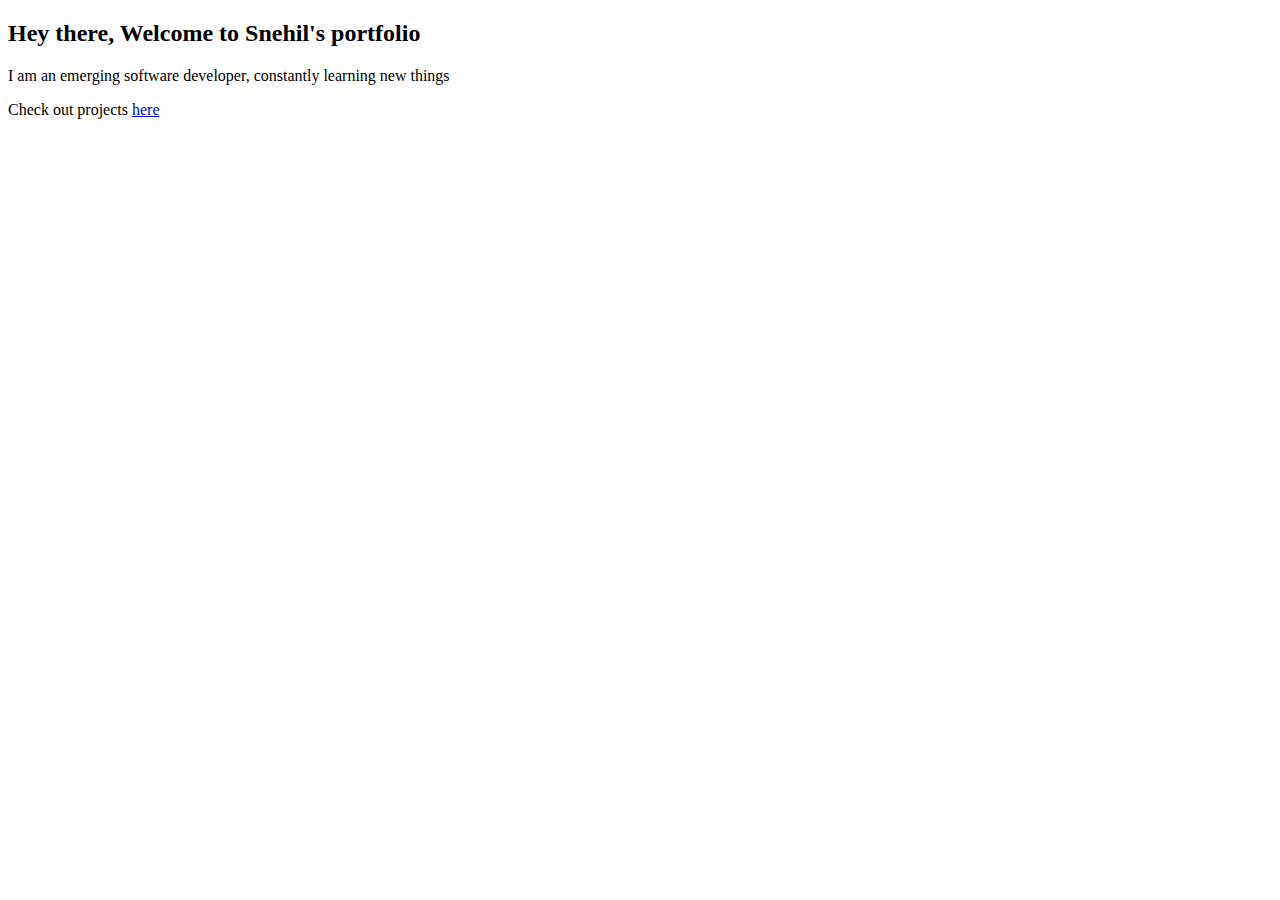
<file: Projects/index.html>
<!-- This is a small project that will explore around the anchor tags to link different files-->

<!DOCTYPE html>
<html lang="en">
<body>
    <h2>Hey there, Welcome to Snehil's portfolio</h2>
    <p>I am an emerging software developer, constantly learning new things</p>
    <p>
        Check out projects <a href="work.html">here</a>
    </p>

</body>
</html>
</file>
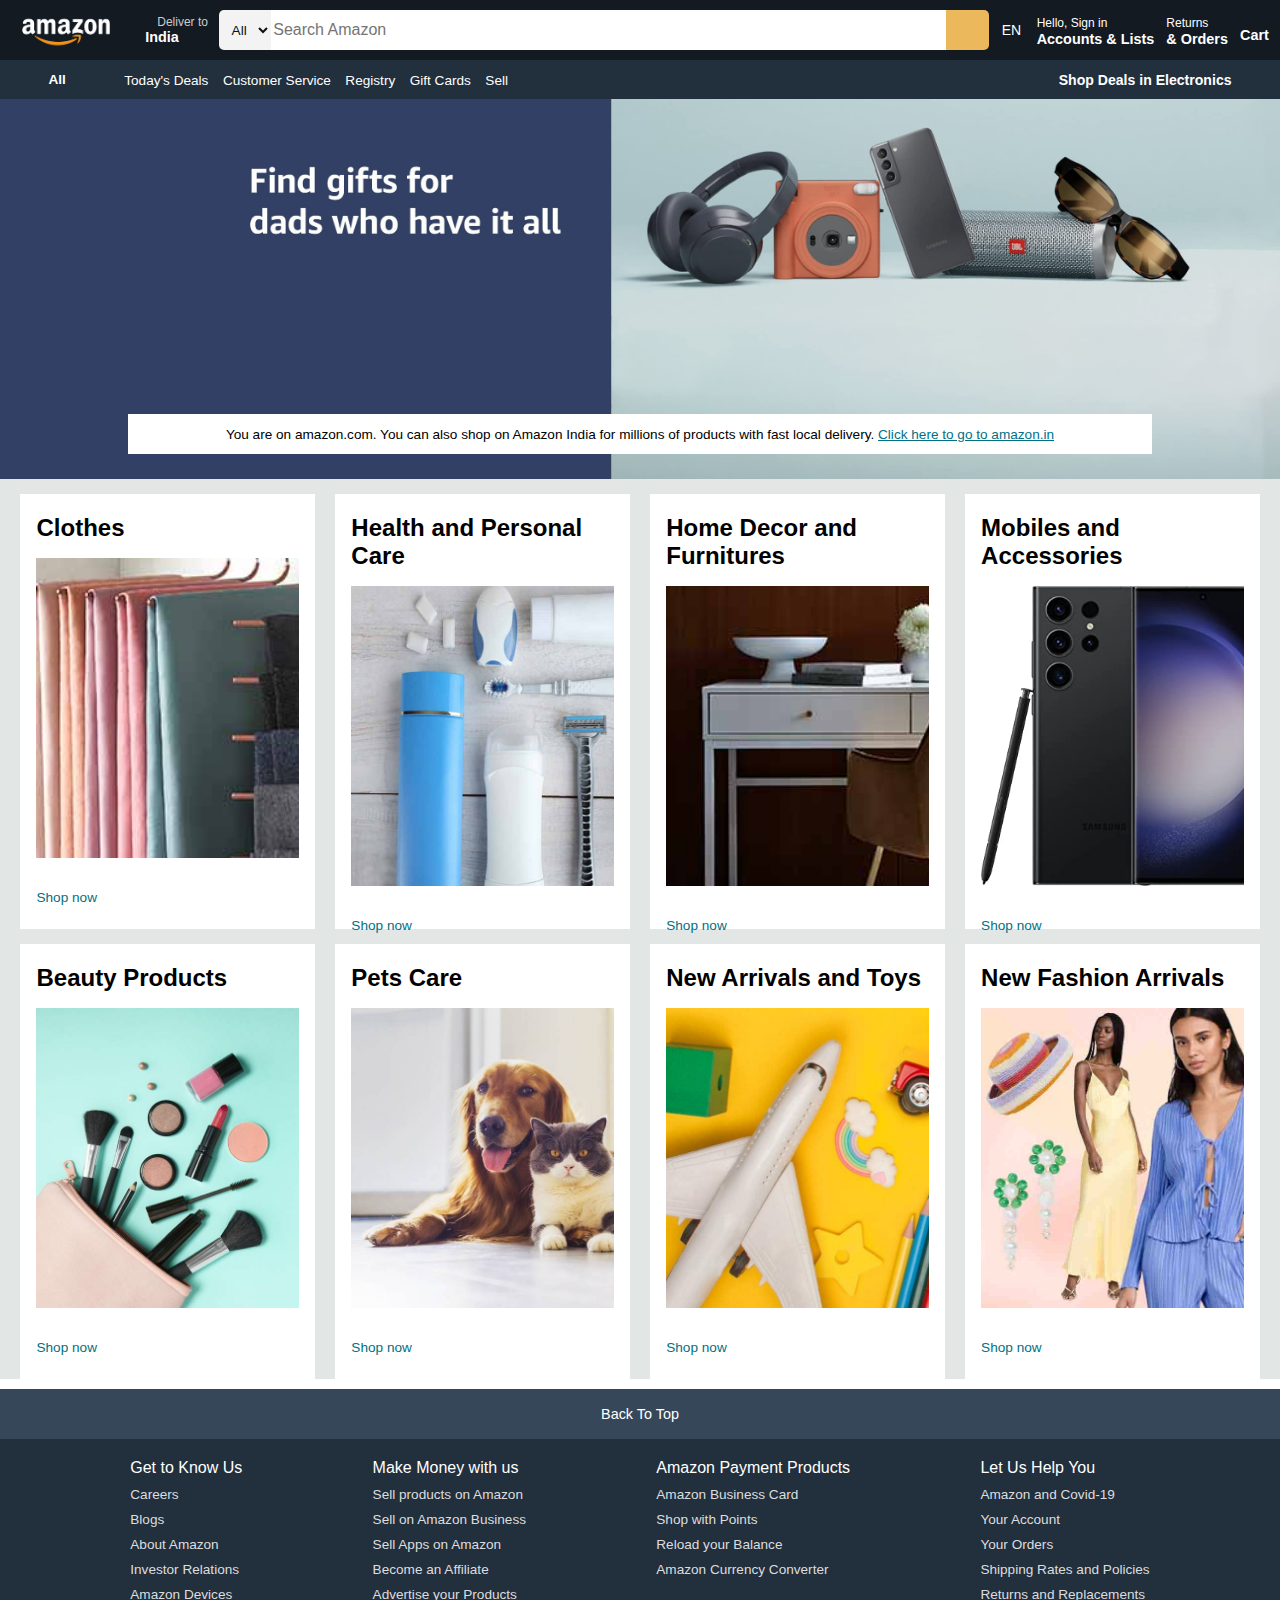
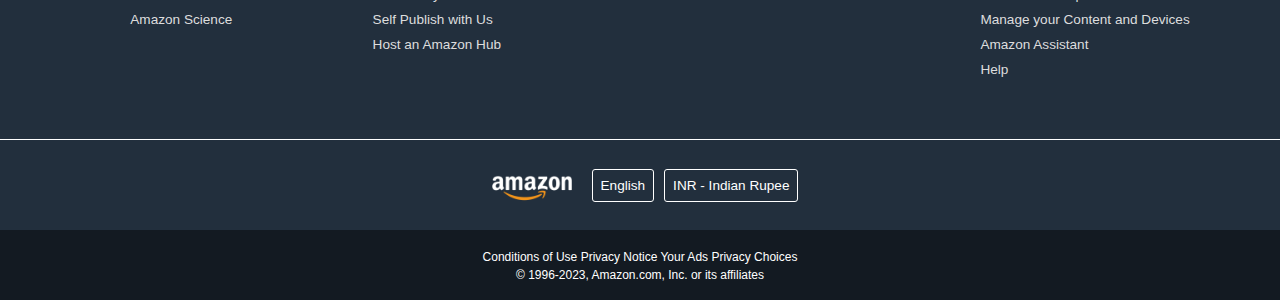
<file: Projects/Amazon Home Page/index.html>
<!DOCTYPE html>
<html>
    <head>
        <title>Amazon</title>
        
        <link rel="stylesheet" href="https://cdnjs.cloudflare.com/ajax/libs/font-awesome/6.0.0-beta2/css/all.min.css" integrity="sha512-YWzhKL2whUzgiheMoBFwW8CKV4qpHQAEuvilg9FAn5VJUDwKZZxkJNuGM4XkWuk94WCrrwslk8yWNGmY1EduTA==" crossorigin="anonymous" referrerpolicy="no-referrer" />
        <link rel="stylesheet" href="styles.css">
    </head>
    <body>
        <header>
            <div class="navbar">
                <div class="nav-logo border">
                    <div class="logo"></div>
                </div>
                <div class="nav-address border">
                    <p class="add-first">Deliver to</p>
                    <div class="add-icon">
                        <i class="fa-solid fa-location-dot"></i>
                        <p class="add-second">India</p>
                    </div>
                </div>
                <div class="nav-search">
                    <select class="search-select">
                        <option>All</option>
                    </select>
                    <input placeholder="Search Amazon" class="search-input">
                    <div class="search-icon">
                        <i class="fa-solid fa-magnifying-glass"></i>
                    </div>
                </div>
                <div class="nav-location border">
                    <div class="loc-flag">
                        <i class="fa-solid fa-flag-usa"></i>
                    </div>
                    <p class="loc-text">EN</p>
                    <div class="loc-select">
                        <i class="fa-solid fa-caret-down"></i>
                    </div>
                </div>
                <div class="nav-account border">
                    <p><span>Hello, Sign in</span></p>
                    <p class="nav-second">Accounts & Lists</p>
                </div>
                <div class="nav-orders border">
                    <p><span>Returns</span></p>
                    <p class="nav-second">& Orders</p>
                </div>
                <div class="nav-cart border">
                    <i class="fa-solid fa-cart-shopping"></i>
                    Cart
                </div>
            </div>

            <div class="panel">
                <div class="panel-all">
                    <i class="fa-solid fa-bars"></i>
                    All
                </div>
                <div class="panel-ops">
                    <p>Today's Deals</p>
                    <p>Customer Service</p>
                    <p>Registry</p>
                    <p>Gift Cards</p>
                    <p>Sell</p>
                </div>
                <div class="panel-deals">
                    Shop Deals in Electronics
                </div>
            </div>

            <div class="main-section">
                <div class="main-msg">
                    <p>You are on amazon.com. You can also shop on Amazon India for millions of products with fast local delivery. <a href="https://www.amazon.in/">Click here to go to amazon.in</a></p>
                </div>
            </div>
    
            <div class="shop-section">
                <div class="box">
                    <div class="box-content">
                        <h2>Clothes</h2>
                        <div class="box-img"  style="background-image: url('images/box1_image.jpg')"></div>
                        <p>Shop now</p>
                    </div>
                </div>
                <div class="box">
                    <div class="box-content">
                        <h2>Health and Personal Care</h2>
                        <div class="box-img"  style="background-image: url('images/box2_image.jpg')"></div>
                        <p>Shop now</p>
                    </div>
                </div>
                <div class="box">
                    <div class="box-content">
                        <h2>Home Decor and Furnitures</h2>
                        <div class="box-img"  style="background-image: url('images/box3_image.jpg')"></div>
                        <p>Shop now</p>
                    </div>
                </div>
                <div class="box">
                    <div class="box-content">
                        <h2>Mobiles and Accessories</h2>
                        <div class="box-img"  style="background-image: url('images/box4_image.jpg')"></div>
                        <p>Shop now</p>
                    </div>
                </div>
                <div class="box">
                    <div class="box-content">
                        <h2>Beauty Products</h2>
                        <div class="box-img"  style="background-image: url('images/box5_image.jpg')"></div>
                        <p>Shop now</p>
                    </div>
                </div>
                <div class="box">
                    <div class="box-content">
                        <h2>Pets Care</h2>
                        <div class="box-img"  style="background-image: url('images/box6_image.jpg')"></div>
                        <p>Shop now</p>
                    </div>
                </div>
                <div class="box">
                    <div class="box-content">
                        <h2>New Arrivals and Toys</h2>
                        <div class="box-img"  style="background-image: url('images/box7_image.jpg')"></div>
                        <p>Shop now</p>
                    </div>
                </div>
                <div class="box">
                    <div class="box-content">
                        <h2>New Fashion Arrivals</h2>
                        <div class="box-img"  style="background-image: url('images/box8_image.jpg')"></div>
                        <p>Shop now</p>
                    </div>
                </div>
            </div>
        </header>

        <footer>
            <div class="foot-panel1">
                Back To Top
            </div>
            <div class="foot-panel2">
                <ul>
                    <p>Get to Know Us</p>
                    <a>Careers</a>
                    <a>Blogs</a>
                    <a>About Amazon</a>
                    <a>Investor Relations</a>
                    <a>Amazon Devices</a>
                    <a>Amazon Science</a>
                </ul>

                <ul>
                    <p>Make Money with us</p>
                    <a>Sell products on Amazon</a>
                    <a>Sell on Amazon Business</a>
                    <a>Sell Apps on Amazon</a>
                    <a>Become an Affiliate</a>
                    <a>Advertise your Products</a>
                    <a>Self Publish with Us</a>
                    <a>Host an Amazon Hub</a>
                </ul>

                <ul>
                    <p>Amazon Payment Products</p>
                    <a>Amazon Business Card</a>
                    <a>Shop with Points</a>
                    <a>Reload your Balance</a>
                    <a>Amazon Currency Converter</a>
                </ul>

                <ul>
                    <p>Let Us Help You</p>
                    <a>Amazon and Covid-19</a>
                    <a>Your Account</a>
                    <a>Your Orders</a>
                    <a>Shipping Rates and Policies</a>
                    <a>Returns and Replacements</a>
                    <a>Manage your Content and Devices</a>
                    <a>Amazon Assistant</a>
                    <a>Help</a>
                </ul>
            </div>
            <div class="foot-panel3">
                <div class="foot-logo"></div>
                <div class="footPanel3-box">
                    <i class="fa-solid fa-globe"></i>
                    English
                </div>
                <div class="footPanel3-box">
                    <i class="fa-solid fa-indian-rupee-sign"></i>
                    INR - Indian Rupee
                </div>
            </div>
            <div class="foot-panel4">
                <div class="pages">
                    <a>Conditions of Use</a>
                    <a>Privacy Notice</a>
                    <a>Your Ads Privacy Choices</a>
                </div>
                <div class="disclaimer">
                    <p>© 1996-2023, Amazon.com, Inc. or its affiliates</p>
                </div>
            </div>
        </footer>
    </body>
</html>
</file>
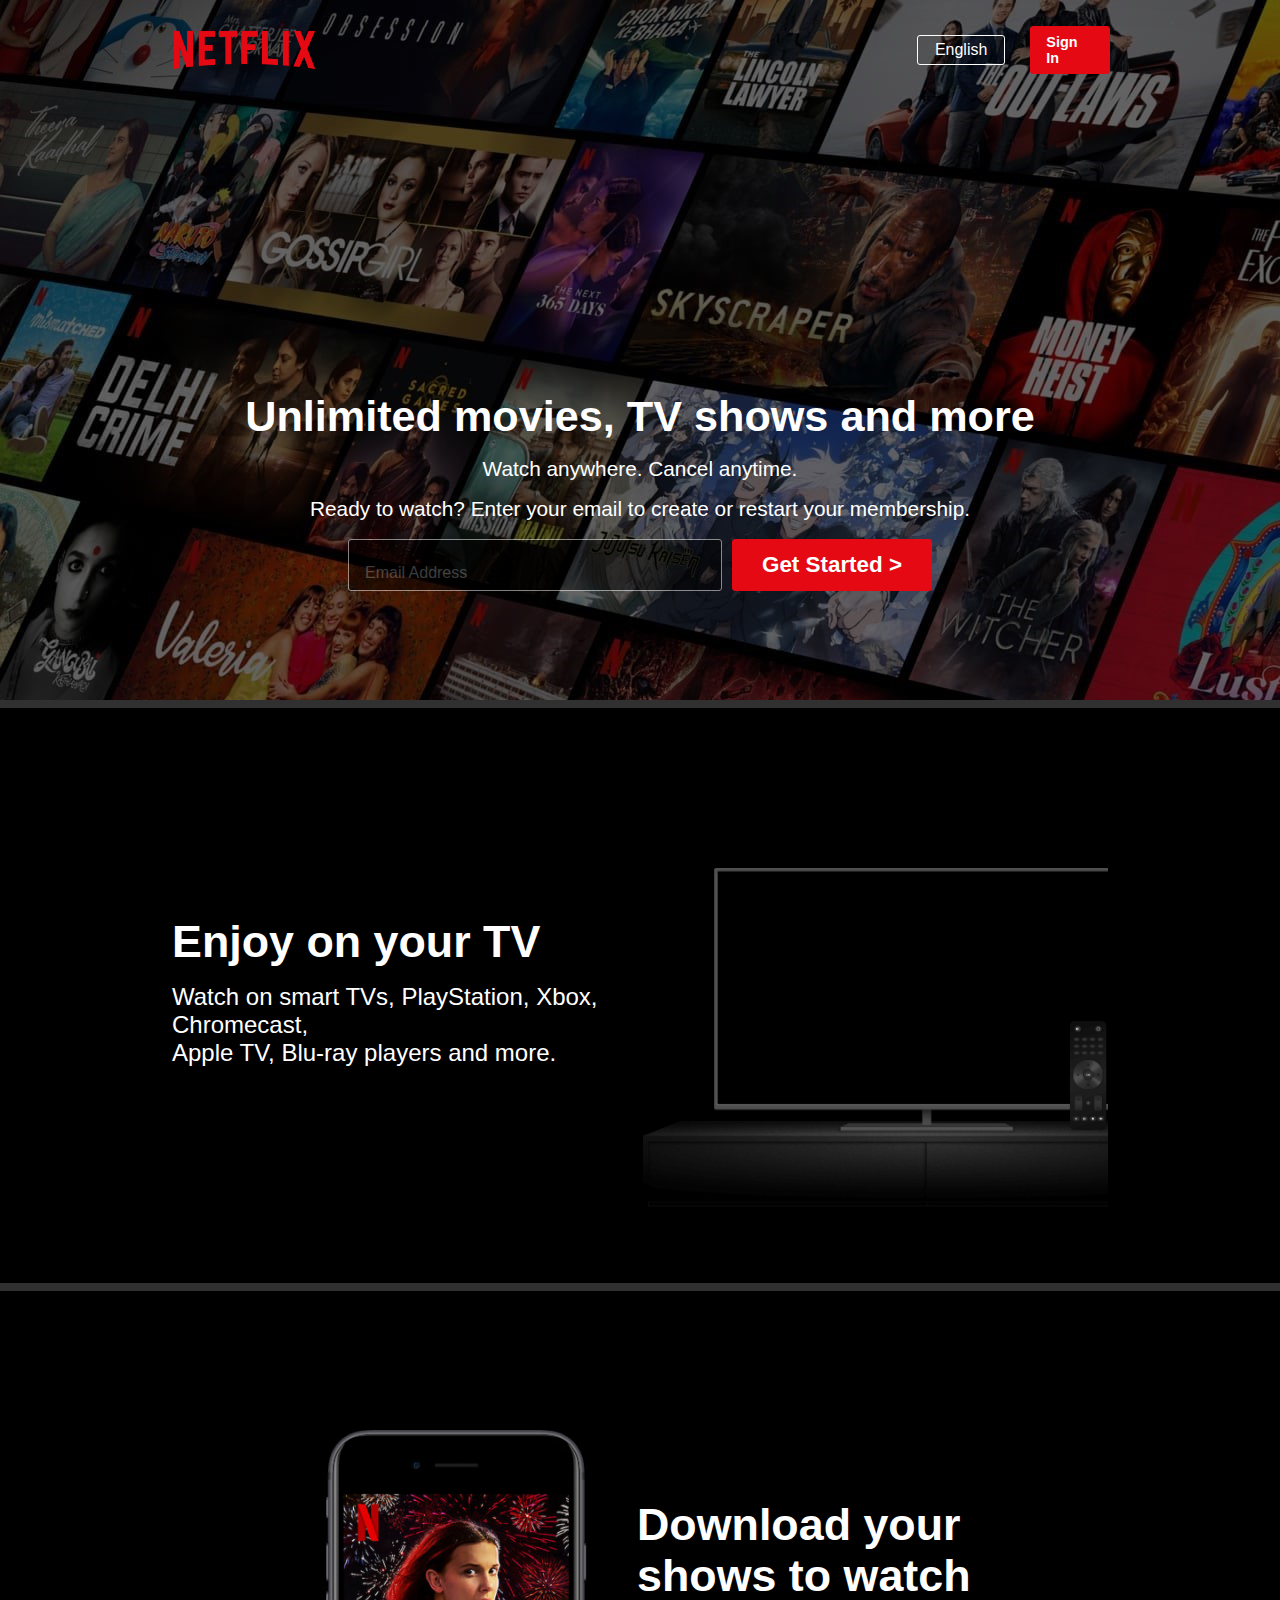
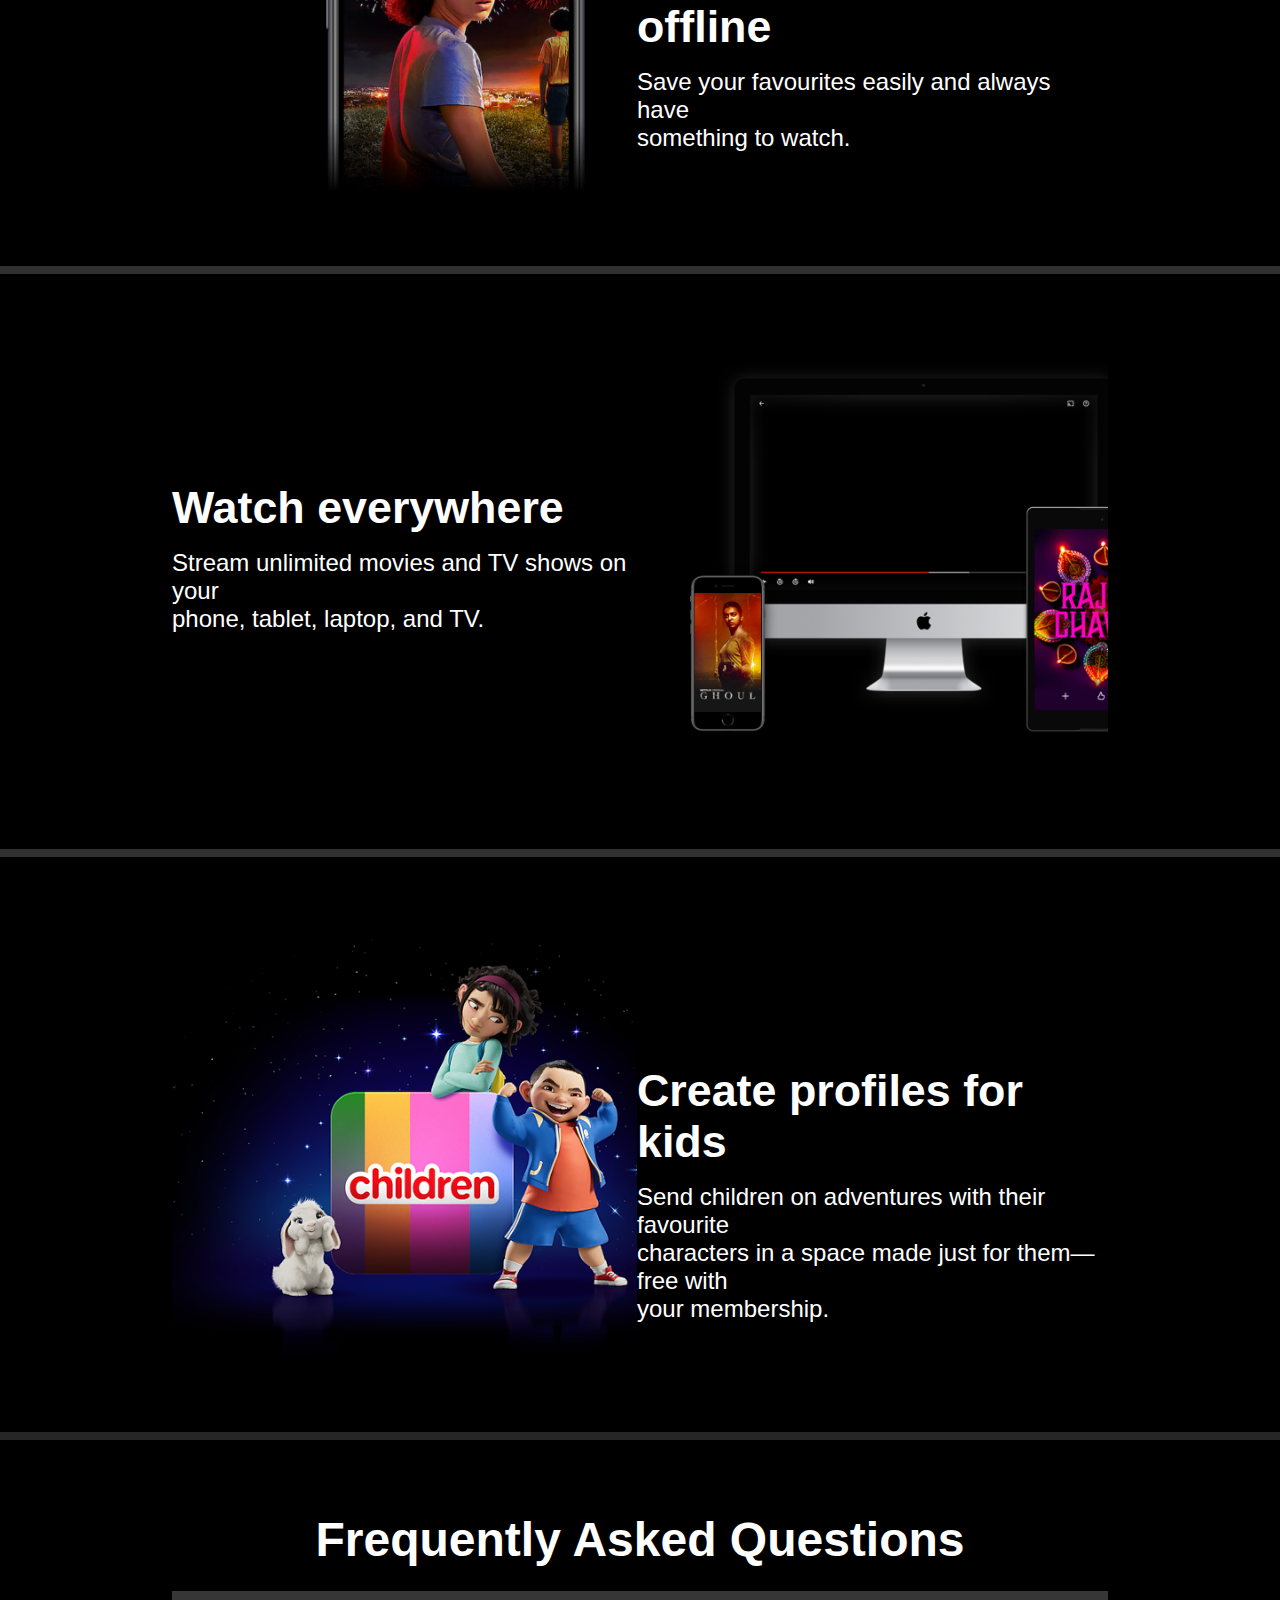
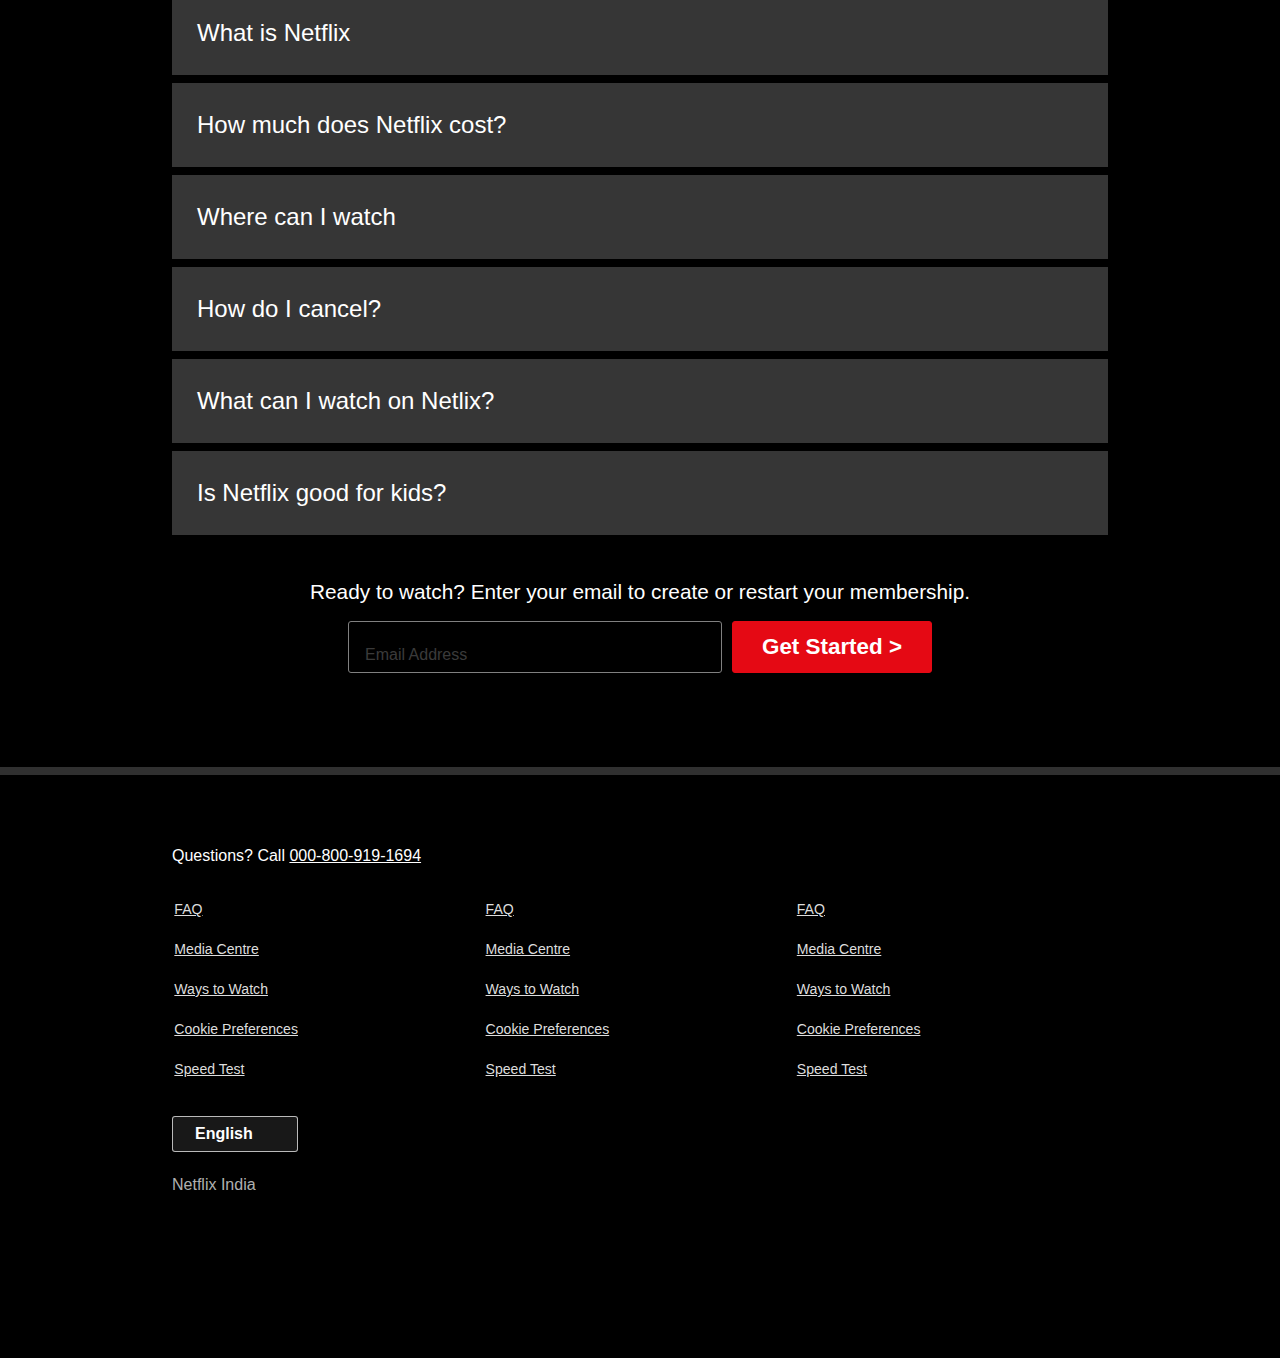
<file: Projects/Netflix-Clone/index.html>
<!-- Netflix clone using HTML and CSS-->
<!DOCTYPE html>
<html>
    <head>
        <title>Netflix</title>
        
        <link rel="stylesheet" href="https://cdnjs.cloudflare.com/ajax/libs/font-awesome/6.0.0-beta2/css/all.min.css" integrity="sha512-YWzhKL2whUzgiheMoBFwW8CKV4qpHQAEuvilg9FAn5VJUDwKZZxkJNuGM4XkWuk94WCrrwslk8yWNGmY1EduTA==" crossorigin="anonymous" referrerpolicy="no-referrer" />
        <link rel="stylesheet" href="styles.css">
    </head>
    <body>
        <header>
            <div class="head1">
                <div class="navbar">
                    <div class="nav-logo">
                        <div class="logo"></div>
                    </div>
                    <div class="nav-select">
                        <i class="fa-solid fa-globe"></i>
                        <p>   English   </p>
                        <i class="fa-solid fa-sort-down"></i>
                    </div>
                    <div class="nav-button">Sign In</div>
                </div>

                <div class="intro">
                    <h1>Unlimited movies, TV shows and more</h1>
                    <p>Watch anywhere. Cancel anytime.</p>

                    <div class="intro-sub">
                        <p>Ready to watch? Enter your email to create or restart your membership.</p>
                        <div class="get-started">
                            <div class="email">
                                <input placeholder="Email Address" class="email">
                            </div>
                            <div class="gs-button">
                                <button>Get Started ></button>
                            </div>
                        </div>
                    </div>
                </div>
            </div>

            <div class="mid-page">
                <div class="section">
                    <div class="content">
                        <div class="text">
                            <h2>Enjoy on your TV</h2>
                            <p>Watch on smart TVs, PlayStation, Xbox, Chromecast, </p>
                            <p>Apple TV, Blu-ray players and more.</p>
                        </div>
                        <div class="image1 image" style="background-image: url('images/desk.png')"></div>
                    </div>   
                </div>
                <div class="section">
                    <div class="content">
                        <div class="image2 image" style="background-image: url('images/mobile.jpg')"></div>
                        <div class="text">
                            <h2>Download your shows to watch offline</h2>
                            <p>Save your favourites easily and always have </p>
                            <p>something to watch.</p>
                        </div>
                    </div>   
                </div>
                <div class="section">
                    <div class="content">
                        <div class="text">
                            <h2>Watch everywhere</h2>
                            <p>Stream unlimited movies and TV shows on your </p>
                            <p>phone, tablet, laptop, and TV.</p>
                        </div>
                        <div class="image3 image" style="background-image: url('images/tv.png')"></div>
                    </div>   
                </div>
                <div class="section">
                    <div class="content">
                        <div class="image4 image" style="background-image: url('images/kids.png')"></div>
                        <div class="text">
                            <h2>Create profiles for kids</h2>
                            <p>Send children on adventures with their favourite </p>
                            <p>characters in a space made just for them—free with</p>
                            <p>your membership.</p>
                        </div>
                    </div>   
                </div>

                <div class="bottom">
                    <div class="faq">
                        <div class="faq-content">
                            <h2>Frequently Asked Questions</h2>
                            <div class="button-box">
                                <button class="buttons">What is Netflix</button>
                                <button class="buttons">How much does Netflix cost?</button>
                                <button class="buttons">Where can I watch</button>
                                <button class="buttons">How do I cancel?</button>
                                <button class="buttons">What can I watch on Netlix?</button>
                                <button class="buttons">Is Netflix good for kids?</button>
                            </div>
                            <p>Ready to watch? Enter your email to create or restart your membership.</p>
                            <div class="register">
                                <div class="email">
                                    <input placeholder="Email Address" class="email">
                                </div>
                                <div class="gs-button">
                                    <button>Get Started ></button>
                                </div>
                            </div>
                        </div>
                    </div>
                </div>
            </div>
        </header>

        <footer>
            <div class="foot-panel">
                <div class="foot-content">
                    <div class="contact">
                        <p>Questions? Call <a>000-800-919-1694</a></p>
                    </div>
                    <div class="multiple-links">
                        <ul>
                            <a>FAQ</a>
                            <a>Media Centre</a>
                            <a>Ways to Watch</a>
                            <a>Cookie Preferences</a>
                            <a>Speed Test</a>
                        </ul>

                        <ul>
                            <a>FAQ</a>
                            <a>Media Centre</a>
                            <a>Ways to Watch</a>
                            <a>Cookie Preferences</a>
                            <a>Speed Test</a>
                        </ul>

                        <ul>
                            <a>FAQ</a>
                            <a>Media Centre</a>
                            <a>Ways to Watch</a>
                            <a>Cookie Preferences</a>
                            <a>Speed Test</a>
                        </ul>
                    </div>
                    <div class="foot-lang">
                        <i class="fa-solid fa-globe"></i>
                        <p>   English   </p>
                        <i class="fa-solid fa-sort-down"></i>
                    </div>
                    <p class="ending">Netflix India</p>
                </div>
            </div>
        </footer>

        
    </body>
</html>
</file>
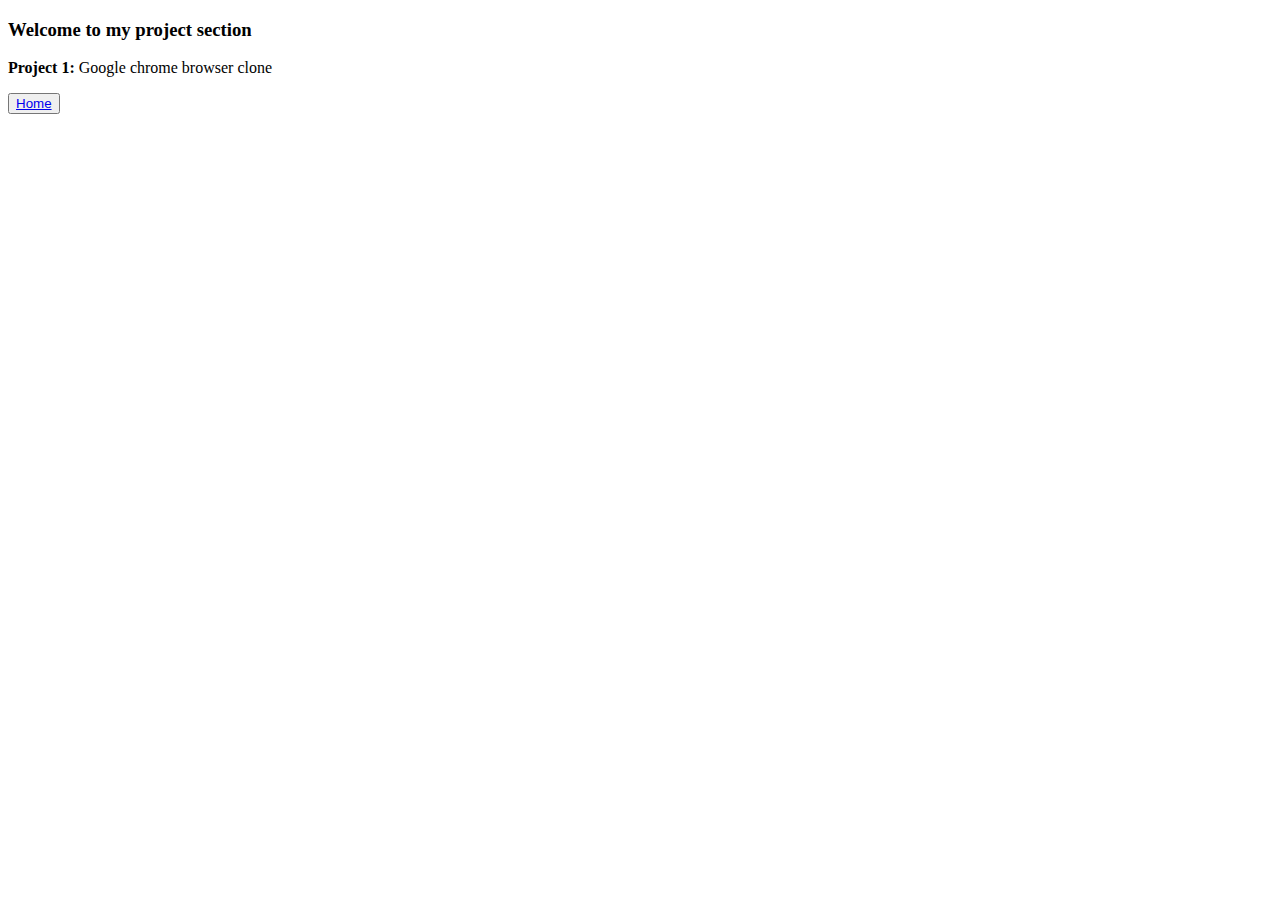
<file: Projects/work.html>
<!DOCTYPE html>
<html>
    <body>
        <h3>Welcome to my project section</h3>
        <p><b>Project 1: </b>Google chrome browser clone</p>
        <button><a href="index.html">Home</a></button>
    </body>
</html>
</file>
<file: Projects/Amazon Home Page/styles.css>
* {
    margin: 0;
    font-family: Arial;
    border: border-box;
}

.navbar {
    justify-content: space-evenly;
    height: 60px;
    background-color: #131a22;
    color: white;

    display: flex;
    align-items: center;
}

/**Box-1**/
.nav-logo {
    height: 50px;
    width: 110px;
    
    padding-right: 9px;
    padding-bottom: 9px;

}

.logo {
    background-image: url("images/amazon_logo.png");
    background-size: cover;
    height: 50px;
    width: 110px;
}

.border {
    border: 1.5px solid transparent;
}

.border:hover {
    border: 1.5px solid white;
}


/**Box-2**/
.add-first {
    margin-left: 15px;
    font-size: 0.75rem;
    color: #cccccc;
}

.add-second {
    font-size: 0.90rem;
    margin-left: 3px;
    font-weight: 700;
}

.add-icon {
    display: flex;
    align-items: center;
}

/**Box-3**/

.nav-search {
    display: flex;
    justify-content: space-evenly;
    height: 40px;
    width: 770px;

    border-radius: 5px;
}

.nav-search:hover {
    border: 2px solid orange;
    border-radius: 5px;
}

.search-select {
    background-color: #f3f3f3;
    width: 60px;
     
    text-align: center;
    font-size: 0.85rem;
    color: #0f1111;
    
    border-top-left-radius: 5px;
    border-bottom-left-radius: 5px;
    border: none;
}

.search-input {
    width: 100%;
    font-size: 1rem;
    border:none;
}

.search-icon {
    width: 50px;
    display: flex;
    justify-content: center;
    align-items: center;
    font-size: 1.2rem;
    background-color: rgb(236, 184, 92);
    border: none;
    color: #0f1111;

    border-top-right-radius: 5px;
    border-bottom-right-radius: 5px;
}


/**Box-4**/

.nav-location {
    display: flex;
    justify-content: space-evenly;
}

.loc-select {
    width: 2px;
    background-color: transparent;
}

.loc-icon {
    font-size: 0.85rem;
    align-items: center;
}

.loc-text {
    font-size: 1rem;
    padding-left: 1.5px;
    padding-right: 1.5px;
    font-size: 14px;
}


/**Box-5**/

span {
    font-size: 0.75rem;
}

.nav-second {
    font-size: 0.90rem;
    font-weight: 700;
}


/**Box-6**/
.nav-cart i {
    font-size: 30px;
}

.nav-cart {
    font-size: 0.90rem;
    font-weight: 700;
}


/**Panel below the top bar**/

.panel {
    height: 39px;
    background-color: #222f3d;
    display: flex;
    align-items: center;
    justify-content: space-evenly;

    color: white;
}

.panel-all {
    font-size: 0.85rem;
    font-weight: 700;
}

.panel-ops p{
    display: inline;
    margin-left: 10px;
    font-size: 0.85rem;
}

.panel-ops {
    width: 70%;
}

.panel-deals {
    font-size: 0.88rem;
    font-weight: 700;
}


/**main section**/

.main-section {
    background-image: url("images/hero_image.jpg");
    background-size: cover;
    height: 380px;

    display: flex;
    justify-content: center;
    align-items: flex-end;
}

.main-msg {
    background-color: white;
    height: 40px;

    display: flex;
    align-items: center;
    justify-content: center;

    font-size: 0.85rem;

    width: 80%;
    margin-bottom: 25px;
}

.main-msg a {
    color: #007185;
}


/**Shop section boxes**/

.shop-section {
    display: flex;
    flex-wrap: wrap;
    justify-content: space-evenly;

    background-color: #e2e7e6;
}

.box {
    height: 400px;
    width: 23%;
    background-color: white;

    padding: 20px 0px 15px;
    margin-top: 15px;
}

.box-img {
    height: 300px;
    margin-top:1rem;
    margin-bottom: 2rem;
    background-size: cover;
}

.box-content {
    margin-left: 1rem;
    margin-right: 1rem;
}

.box-content p {
    font-size: 0.85rem;
    color: #007185;
}


/**Footer**/

footer {
    margin-top: 10px;
}

.foot-panel1 {
    background-color: #37475a;
    color: white;

    display: flex;
    justify-content: center;
    align-items: center;

    height: 50px;
    font-size: 0.9rem;
}

.foot-panel2 {
    display: flex;
    justify-content: space-evenly;

    background-color: #222f3d;
    color: white;

    height: 300px;

}

ul {
    margin-top: 20px;
}

ul a {
    display: block;
    font-size: 0.85rem;
    margin-top: 10px;
    color: #dddddd;
}

.foot-panel3 {
    background-color: #222f3d;
    border-top: 0.5px solid white;
    height: 90px;

    display: flex;
    justify-content: center;
    align-items: center;
}

.foot-logo {
    background-image: url("images/amazon_logo.png");
    background-size: cover;
    height: 50px;
    width: 100px;
}

.footPanel3-box{
    display: flex;
    justify-content: space-evenly;
    margin-left: 10px;
    border: 1px solid white;
    border-radius: 3px;
    padding: 8px;
    color: white;
    font-size: 0.85rem;
}

.foot-panel4 {
    height: 70px;
    background-color: #131a22;
    color: white;

    font-size: 0.75rem;
    text-align: center;
}

.pages {
    padding-top: 20px;
}

.disclaimer {
    padding-top: 4px;  
}
</file>
<file: Projects/Netflix-Clone/styles.css>
* {
    margin: 0;
    font-family: Arial, Helvetica, sans-serif;
    border: border-box;

}

.head1 {
    background-image: url("images/bg.jpg");
    height: 700px;
    background-color: grey;
}

/**Designing NavBar**/

.navbar {
    display: flex;
    justify-content: space-evenly;
    align-items: center;

    height: 100px;
    background-image: transparent;
    padding: 0px 170px;
}

.nav-logo {
    height: 100px;
    width: 80%;

    margin-top: 55px;
}

.logo {
    background-image: url("images/netflix-logo.png");
    background-size: cover;
    height: 45px;
    width: 150px;
}

.nav-select {
    border: 0.1px solid white;
    border-radius: 3px;
    padding: 5px 15px;
    display: flex;
    color: white;

    font-size: 1rem;
}

.nav-select p {
    padding: 0px 2px;
}

.nav-button {
    color: white;
    border: 1px solid #e50914;
    border-radius: 3px;
    background-color: #e50914;

    padding: 7px 15px;
    margin-left: 25px;

    font-size: 0.9rem;
    font-weight: 700;
}

.nav-button:hover {
    filter: brightness(92%);
}

/**centre part**/

.intro {
    width: 1200px;
    background-color: transparent;
    color: white;

    text-align: center;

    position: absolute;
    top: 55%;
    left: 50%;
    transform: translate(-50%, -50%);
}

.intro h1 {
    font-size: 2.7rem;
    font-weight: 800;
}

.intro p {
    font-size: 1.3rem;
    margin-top: 16px;
}

.intro-sub h3 {
    font-size: 1.15rem;
}

.get-started {
    display: flex;
    justify-content: center;
    align-items: center;
    padding: 5px;
    margin: 11px 110px 0px;

    height: 56px;
}

.email input {
    padding: 24px 16px 8px;
    width: 340px;

    background-color: black;
    opacity: 0.5;

    font-size: 1rem;
    color: white;

    border: 0.1px solid white;
    border-radius: 3px;

    vertical-align: middle;
}

.gs-button button {
    height: 52px;
    width: 200px;
    margin-left: 10px;

    background-color: #e50914;
    color: white;

    border: 0.1px solid #e50914;
    border-radius: 3px;

    font-size: 1.4rem;
    font-weight: 600;
}

.gs-button:hover {
    filter: brightness(92%);
}


/**designing following sections**/

.mid-page {
    background-color: rgb(39, 38, 38);
    height: 100%;
    display: block;
    justify-content: space-evenly;
    align-items: center;
}

.section {
    height: 575px;
    background-color: black;
    border-top: 8px solid rgb(48, 48, 48);

    display: flex;
    justify-content: center;
    align-items: center;
}

.content {
    height: 430px;
    width: 100%;

    display: flex;
    justify-content: space-evenly;
    align-items: center;

    margin: 0px 172px;
}

.text {
    height: 160px;
    padding-right: 6px;

    width: 50%;
}

.text h2 {
    font-size: 2.8rem;
    font-weight: 800;
    color: #ffffff;
    margin-bottom: 16px;
}

.text p {
    color: #ffffff;
    font-size: 1.5rem;
}

.image {
    height: 426px;
    width: 50%;
    background-size: cover;
}


/**Designing the FAQ part**/

.bottom {
    height: 783px;
    background-color: black;
    margin-top: 8px;
    padding: 72px 0px;
}

.faq {
    height: 783px;
    margin: 0px 172px;

    display: flex;
    align-items: center;
    text-align: center;
}

.faq-content {
    height: 783px;
    width: 100%;
}

.faq-content h2{
    font-size: 3rem;
    color: #ffffff;

}

.button-box {
    display: block;
    text-align: left;
    margin: 16px 0px 0px 0px;
}

.buttons {
    font-size: 1.5rem;
    padding: 24px;
    width: 100%;
    text-align: left;
    margin-top: 8px;
    height: 84px;

    background-color: rgb(54, 54, 54);
    color: #ffffff;

    border: 0.1px solid rgb(54, 54, 54);
}

.faq-content p {
    font-size: 1.3rem;
    color: #ffffff;
    margin-top: 45px;

    margin-bottom: 10px;
}

.register {
    display: flex;
    justify-content: center;
    align-items: center;
    padding: 5px;
    height: 56px;
}


/**Designing footer**/

.foot-panel {
    height: 100%;
    background-color: black;
    border-top: 8px solid rgb(48, 48, 48);

}

.foot-content {
    height: 463px;
    margin: 0px 172px;
    padding: 60px 0px;
}

.contact {
    color: #ffffff;
    font-size: 1rem;
    padding: 12px 0px;
}

.contact a {
    text-decoration: underline;
}

.multiple-links {
    display: flex;
    justify-content: space-evenly;
    height: 201px;
    padding: 12px 0px;

    color: #ffffff;

}

ul {
    margin: 0px;
    padding: 0px;
    width: 33%;
}

ul a {
    display: block;
    font-size: 0.88rem;
    color: #dddddd;

    text-decoration: underline;
    padding: 12px 0px;
}

.foot-lang {
    display: flex;
    font-size: 1rem;
    font-weight: 700;
    color: #ffffff;

    padding: 8px 12px;
    margin: 14px 0px 8px 0px;

    width: 100px;
    border: 0.1px solid #ffffffb3;
    border-radius: 3px;
    background-color: rgb(24, 24, 24);
}

.foot-lang p {
    padding: 0px 10px;
}

.ending {
    padding: 16px 0px;
    display: flex;
    font-size: 1rem;
    color: #ffffffb3;
    background-color: transparent;
}
</file>
